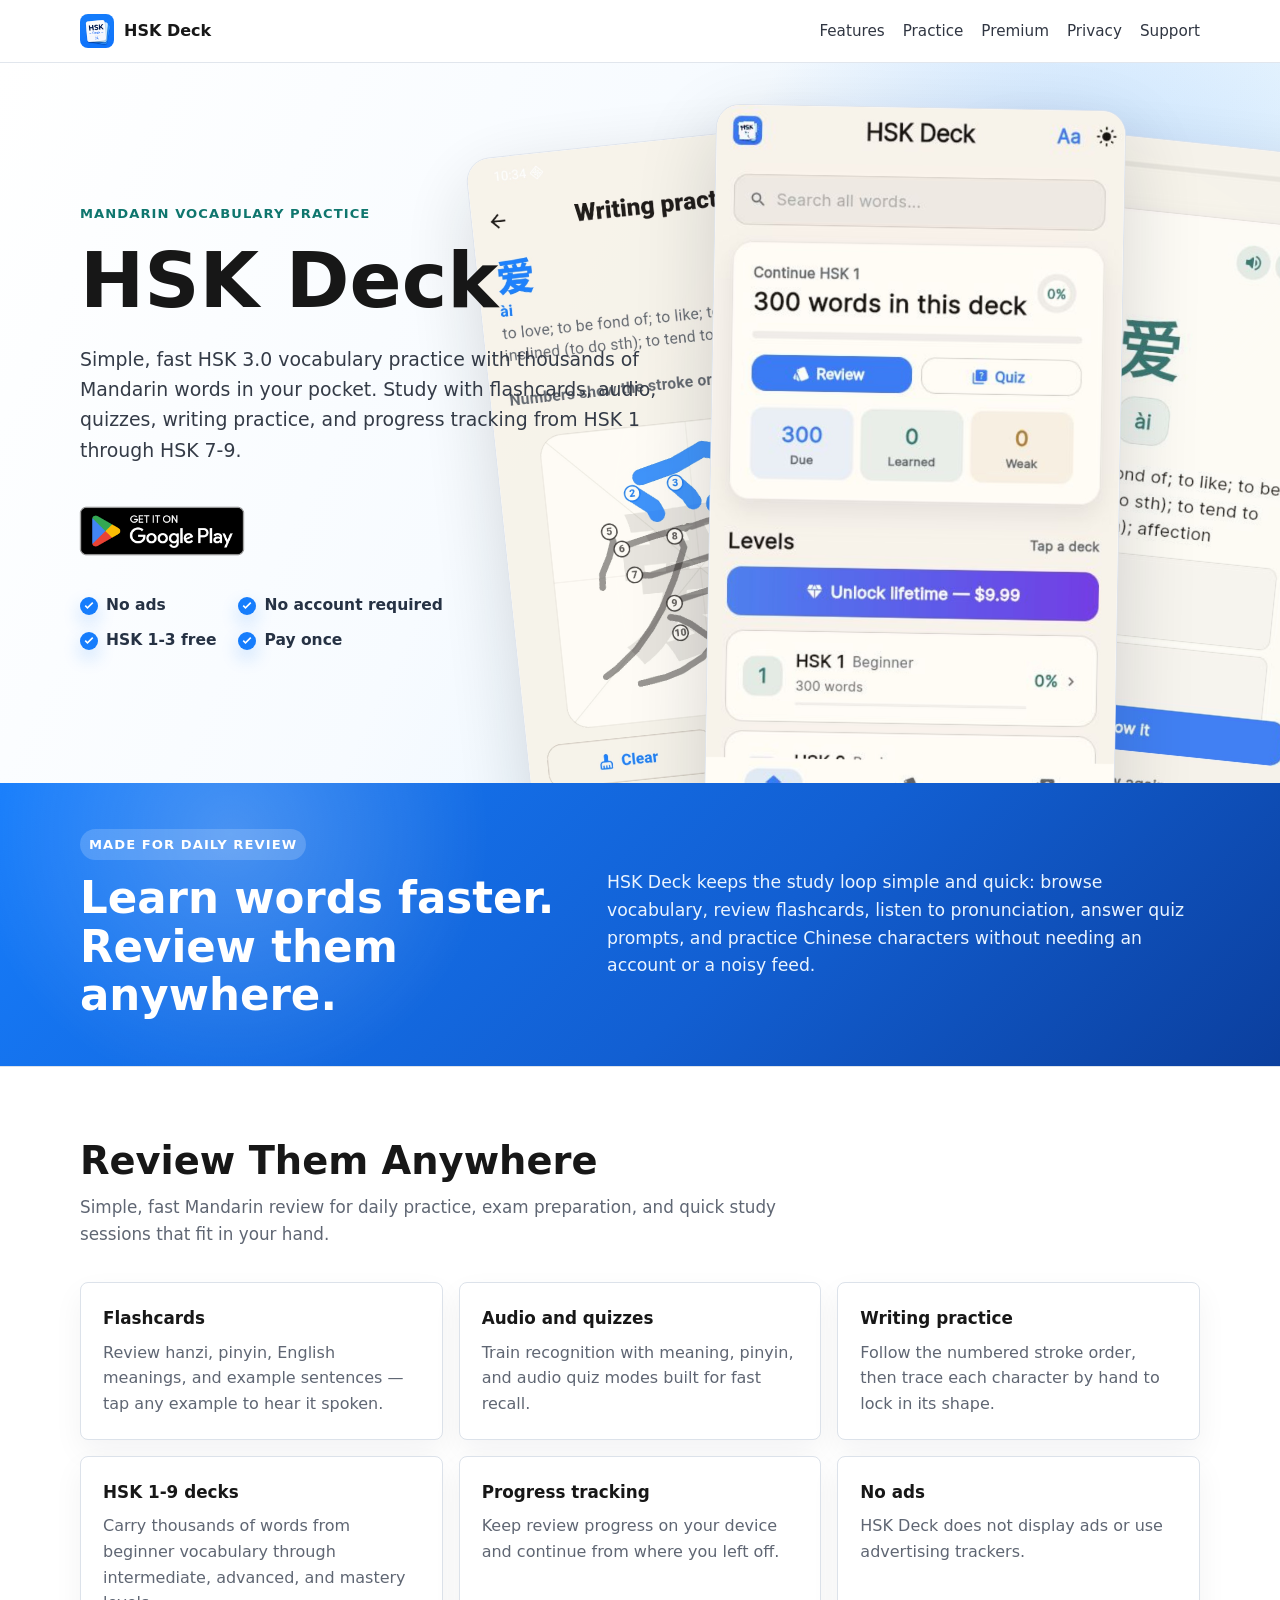
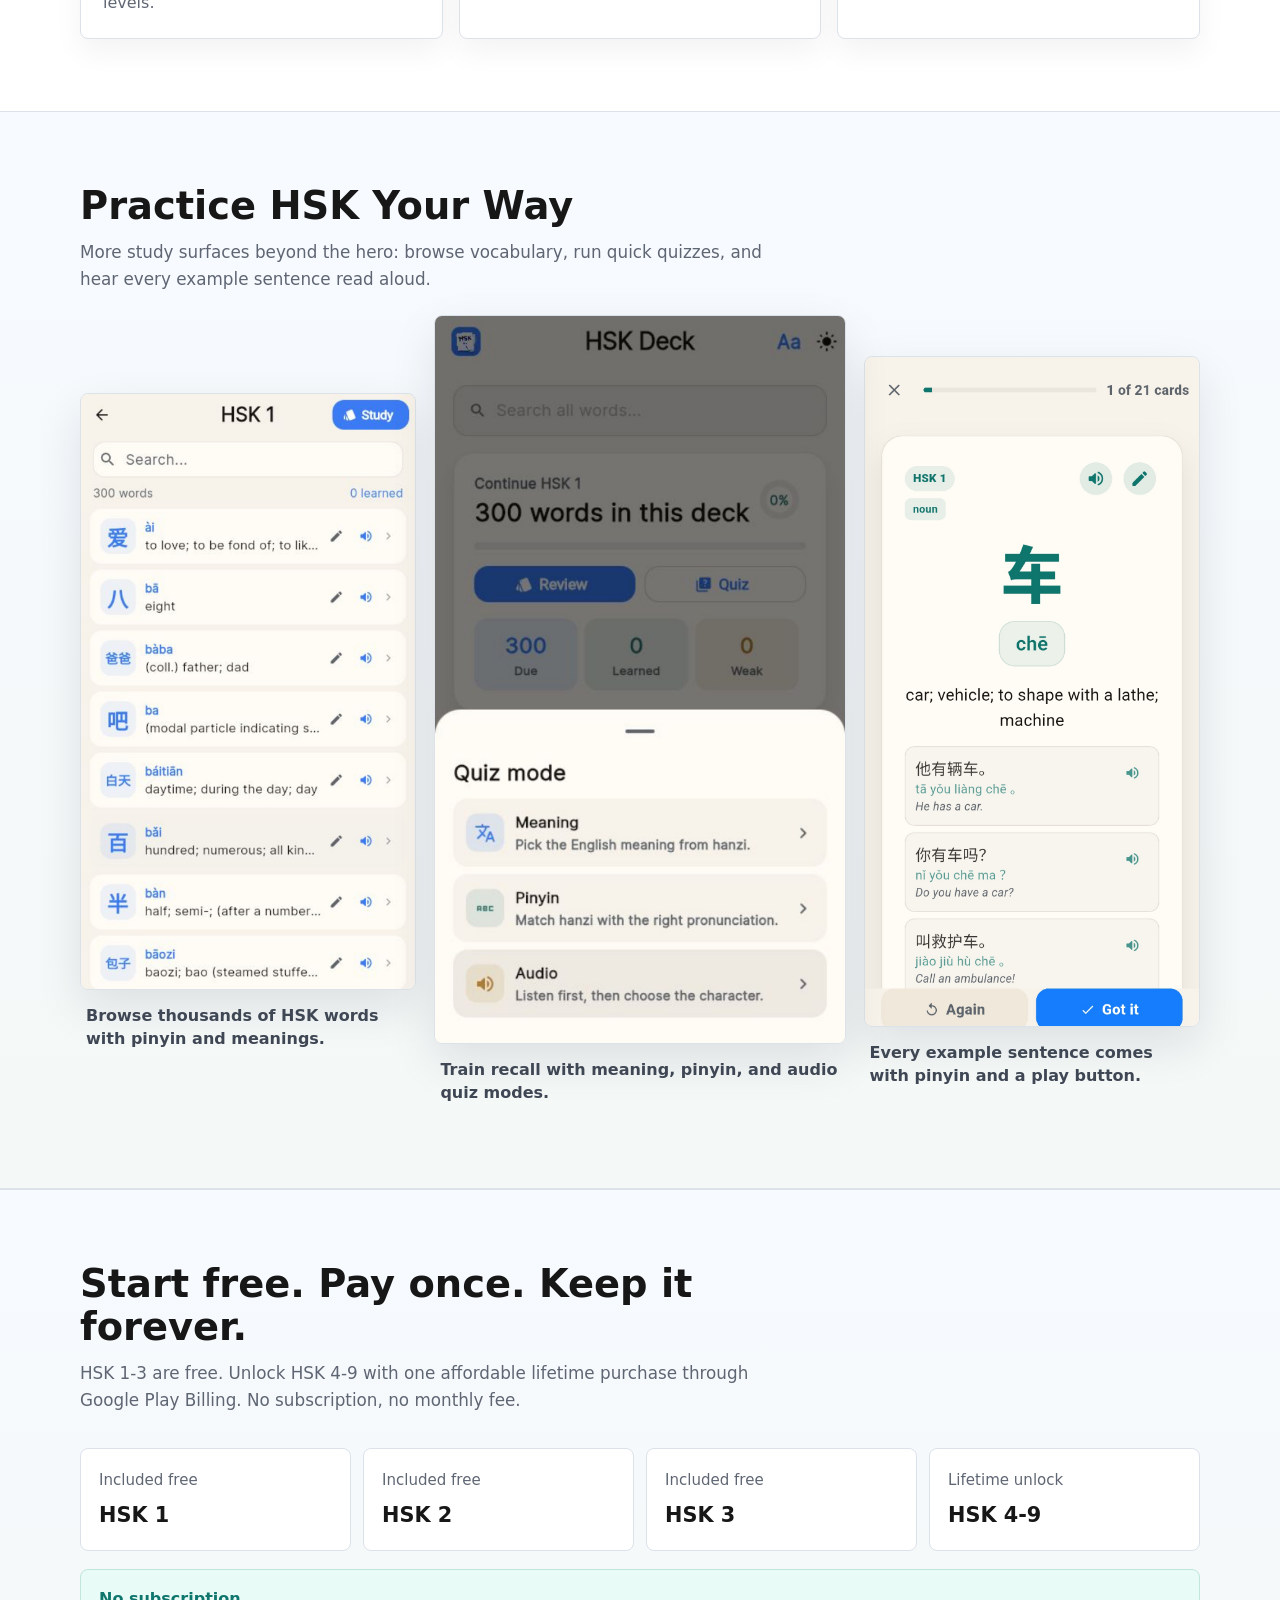
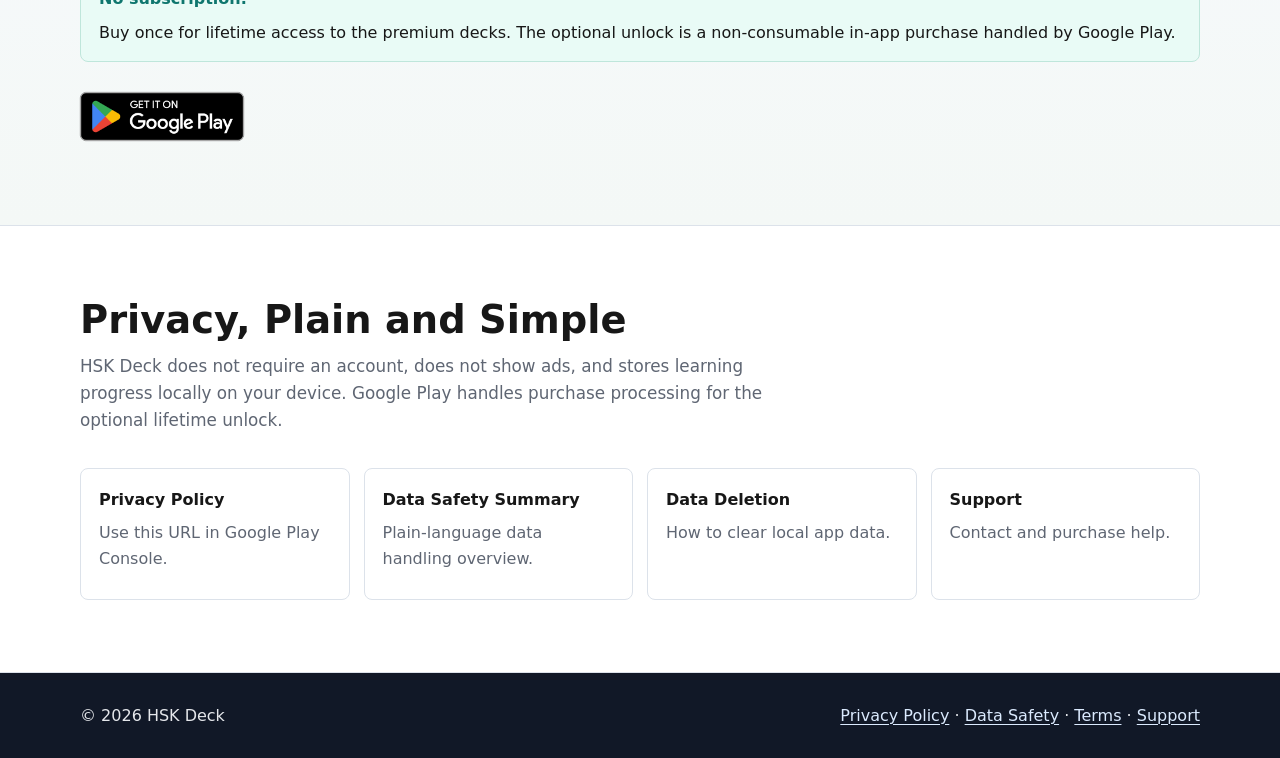
<file: index.html>
<!doctype html>
<html lang="en">
  <head>
    <meta charset="utf-8">
    <meta name="viewport" content="width=device-width, initial-scale=1">
    <title>HSK Deck - Mandarin Vocabulary Practice</title>
    <meta name="description" content="HSK Deck is a simple, fast Mandarin vocabulary app with thousands of HSK words in your pocket, free HSK 1-3, and a low-cost one-time lifetime unlock.">
    <link rel="icon" href="assets/icon.png">
    <link rel="stylesheet" href="styles.css?v=7">
  </head>
  <body>
    <header class="site-header">
      <nav class="nav" aria-label="Primary navigation">
        <a class="brand" href="index.html">
          <img src="assets/icon.png" alt="HSK Deck app icon">
          <span>HSK Deck</span>
        </a>
        <div class="nav-links">
          <a href="#features">Features</a>
          <a href="#screens">Practice</a>
          <a href="#premium">Premium</a>
          <a href="privacy-policy.html">Privacy</a>
          <a href="support.html">Support</a>
        </div>
      </nav>
    </header>

    <main>
      <section class="hero">
        <div class="hero-stage" aria-hidden="true">
          <figure class="hero-screen hero-screen-left">
            <img src="assets/screen-writing.jpg" alt="">
          </figure>
          <figure class="hero-screen hero-screen-main">
            <img src="assets/screen-home.jpg" alt="">
          </figure>
          <figure class="hero-screen hero-screen-right">
            <img src="assets/screen-flashcards.jpg" alt="">
          </figure>
        </div>
        <div class="hero-inner">
          <p class="eyebrow">Mandarin vocabulary practice</p>
          <h1>HSK Deck</h1>
          <p class="hero-copy">Simple, fast HSK 3.0 vocabulary practice with thousands of Mandarin words in your pocket. Study with flashcards, audio, quizzes, writing practice, and progress tracking from HSK 1 through HSK 7-9.</p>
          <div class="actions">
            <a href="https://play.google.com/store/apps/details?id=com.champ.hsk_deck">
              <img class="google-play-badge" src="assets/google-play-badge.png" alt="Get it on Google Play" width="200">
            </a>
          </div>
          <ul class="trust-list" aria-label="HSK Deck highlights">
            <li>No ads</li>
            <li>No account required</li>
            <li>HSK 1-3 free</li>
            <li>Pay once</li>
          </ul>
        </div>
      </section>

      <section class="section intro-band">
        <div class="wrap intro-grid">
          <div>
            <p class="eyebrow">Made for daily review</p>
            <h2>Learn words faster. Review them anywhere.</h2>
          </div>
          <p>HSK Deck keeps the study loop simple and quick: browse vocabulary, review flashcards, listen to pronunciation, answer quiz prompts, and practice Chinese characters without needing an account or a noisy feed.</p>
        </div>
      </section>

      <section class="section" id="features">
        <div class="wrap">
          <div class="section-title">
            <h2>Review Them Anywhere</h2>
            <p>Simple, fast Mandarin review for daily practice, exam preparation, and quick study sessions that fit in your hand.</p>
          </div>
          <div class="feature-grid">
            <article class="feature">
              <strong>Flashcards</strong>
              <p>Review hanzi, pinyin, English meanings, and example sentences — tap any example to hear it spoken.</p>
            </article>
            <article class="feature">
              <strong>Audio and quizzes</strong>
              <p>Train recognition with meaning, pinyin, and audio quiz modes built for fast recall.</p>
            </article>
            <article class="feature">
              <strong>Writing practice</strong>
              <p>Follow the numbered stroke order, then trace each character by hand to lock in its shape.</p>
            </article>
            <article class="feature">
              <strong>HSK 1-9 decks</strong>
              <p>Carry thousands of words from beginner vocabulary through intermediate, advanced, and mastery levels.</p>
            </article>
            <article class="feature">
              <strong>Progress tracking</strong>
              <p>Keep review progress on your device and continue from where you left off.</p>
            </article>
            <article class="feature">
              <strong>No ads</strong>
              <p>HSK Deck does not display ads or use advertising trackers.</p>
            </article>
          </div>
        </div>
      </section>

      <section class="section alt" id="screens">
        <div class="wrap">
          <div class="section-title">
            <h2>Practice HSK Your Way</h2>
            <p>More study surfaces beyond the hero: browse vocabulary, run quick quizzes, and hear every example sentence read aloud.</p>
          </div>
          <div class="screen-grid">
            <figure class="screen-card">
              <img src="assets/screen-word-list.jpg" alt="HSK Deck word list showing Chinese vocabulary with pinyin and English meanings">
              <figcaption>Browse thousands of HSK words with pinyin and meanings.</figcaption>
            </figure>
            <figure class="screen-card featured">
              <img src="assets/screen-quiz.jpg" alt="HSK Deck quiz modes screen for meaning, pinyin, and audio practice">
              <figcaption>Train recall with meaning, pinyin, and audio quiz modes.</figcaption>
            </figure>
            <figure class="screen-card">
              <img src="assets/screen-card-examples.jpg" alt="HSK Deck flashcard answer showing three example sentences with pinyin, translations, and a play button on each">
              <figcaption>Every example sentence comes with pinyin and a play button.</figcaption>
            </figure>
          </div>
        </div>
      </section>

      <section class="section alt" id="premium">
        <div class="wrap">
          <div class="section-title">
            <h2>Start free. Pay once. Keep it forever.</h2>
            <p>HSK 1-3 are free. Unlock HSK 4-9 with one affordable lifetime purchase through Google Play Billing. No subscription, no monthly fee.</p>
          </div>
          <div class="level-strip" aria-label="HSK Deck access levels">
            <div class="level"><span>Included free</span><b>HSK 1</b></div>
            <div class="level"><span>Included free</span><b>HSK 2</b></div>
            <div class="level"><span>Included free</span><b>HSK 3</b></div>
            <div class="level"><span>Lifetime unlock</span><b>HSK 4-9</b></div>
          </div>
          <div class="premium-note">
            <strong>No subscription.</strong>
            <span>Buy once for lifetime access to the premium decks. The optional unlock is a non-consumable in-app purchase handled by Google Play.</span>
          </div>
          <div class="actions premium-actions">
            <a href="https://play.google.com/store/apps/details?id=com.champ.hsk_deck">
              <img class="google-play-badge" src="assets/google-play-badge.png" alt="Get it on Google Play" width="200">
            </a>
          </div>
        </div>
      </section>

      <section class="section">
        <div class="wrap">
          <div class="section-title">
            <h2>Privacy, Plain and Simple</h2>
            <p>HSK Deck does not require an account, does not show ads, and stores learning progress locally on your device. Google Play handles purchase processing for the optional lifetime unlock.</p>
          </div>
          <div class="policy-grid">
            <a class="policy-link" href="privacy-policy.html">
              <strong>Privacy Policy</strong>
              <span>Use this URL in Google Play Console.</span>
            </a>
            <a class="policy-link" href="data-safety.html">
              <strong>Data Safety Summary</strong>
              <span>Plain-language data handling overview.</span>
            </a>
            <a class="policy-link" href="data-deletion.html">
              <strong>Data Deletion</strong>
              <span>How to clear local app data.</span>
            </a>
            <a class="policy-link" href="support.html">
              <strong>Support</strong>
              <span>Contact and purchase help.</span>
            </a>
          </div>
        </div>
      </section>
    </main>

    <footer class="site-footer">
      <div class="footer-inner">
        <span>© 2026 HSK Deck</span>
        <span>
          <a href="privacy-policy.html">Privacy Policy</a> ·
          <a href="data-safety.html">Data Safety</a> ·
          <a href="terms.html">Terms</a> ·
          <a href="support.html">Support</a>
        </span>
      </div>
    </footer>
  </body>
</html>
</file>
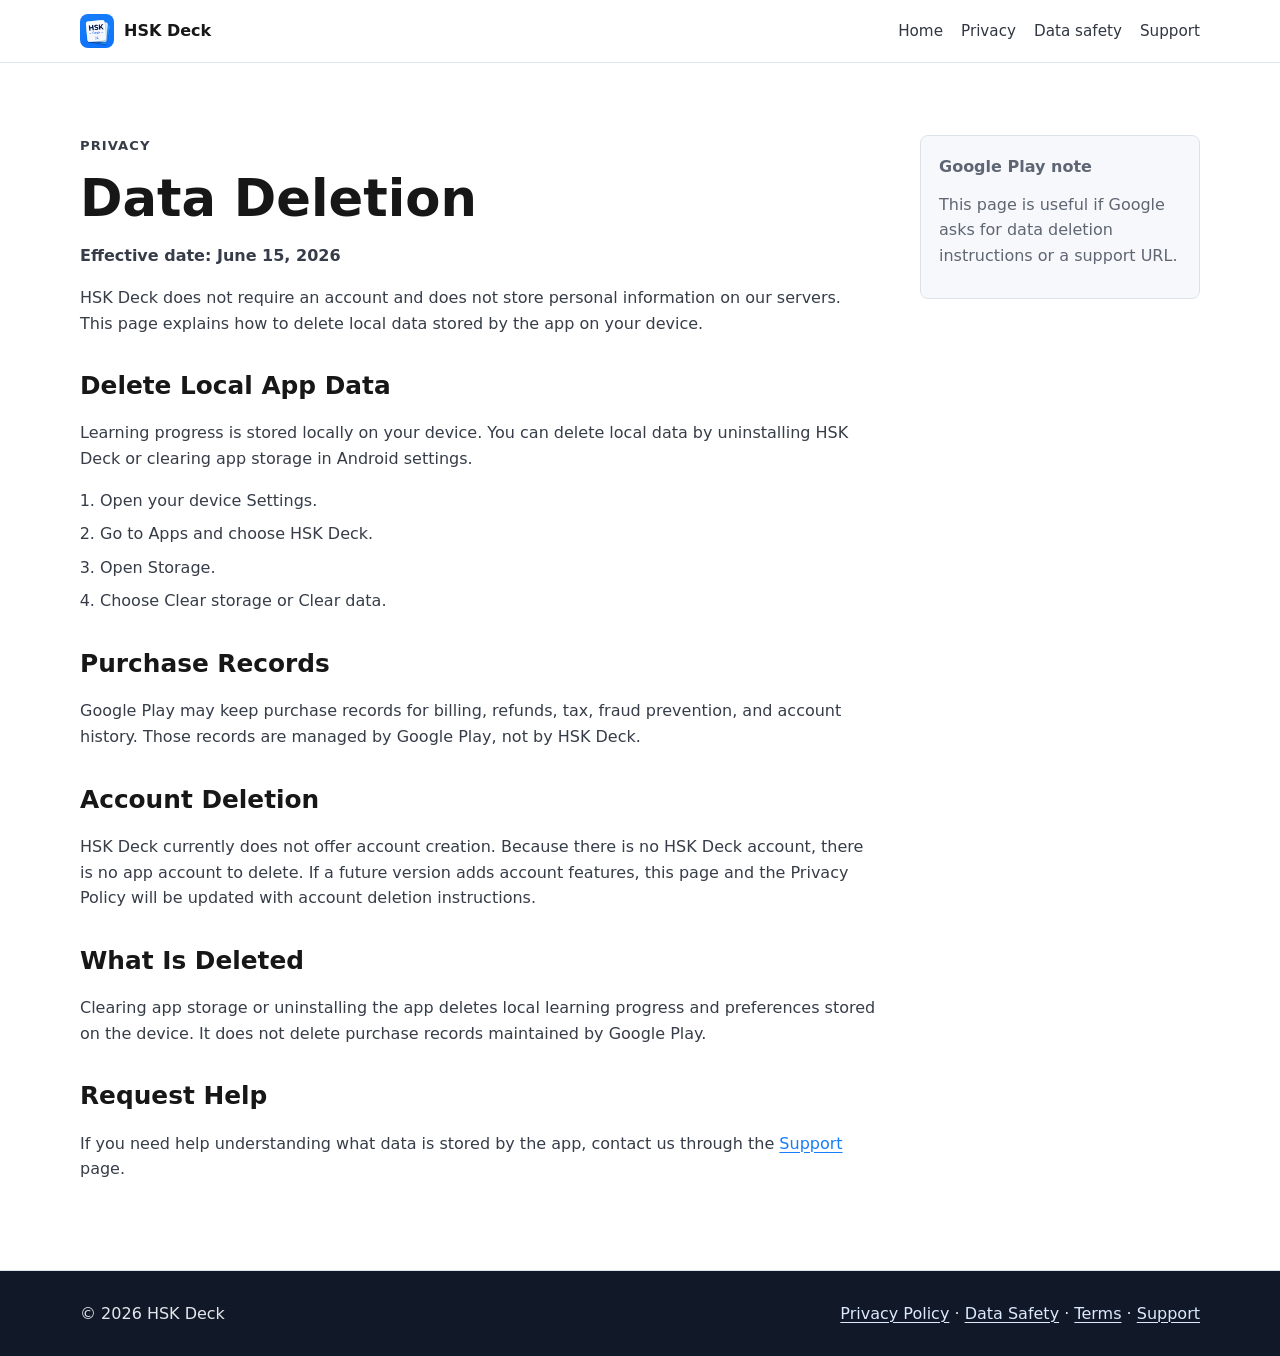
<file: data-deletion.html>
<!doctype html>
<html lang="en">
  <head>
    <meta charset="utf-8">
    <meta name="viewport" content="width=device-width, initial-scale=1">
    <title>Data Deletion - HSK Deck</title>
    <meta name="description" content="Data deletion instructions for HSK Deck local app data and purchase records.">
    <link rel="icon" href="assets/icon.png">
    <link rel="stylesheet" href="styles.css?v=7">
  </head>
  <body>
    <header class="site-header">
      <nav class="nav" aria-label="Primary navigation">
        <a class="brand" href="index.html">
          <img src="assets/icon.png" alt="HSK Deck app icon">
          <span>HSK Deck</span>
        </a>
        <div class="nav-links">
          <a href="index.html">Home</a>
          <a href="privacy-policy.html">Privacy</a>
          <a href="data-safety.html">Data safety</a>
          <a href="support.html">Support</a>
        </div>
      </nav>
    </header>

    <main class="section">
      <div class="wrap legal-layout">
        <article class="legal">
          <p class="eyebrow">Privacy</p>
          <h1>Data Deletion</h1>
          <p class="legal-meta">Effective date: June 15, 2026</p>
          <p>HSK Deck does not require an account and does not store personal information on our servers. This page explains how to delete local data stored by the app on your device.</p>

          <h2>Delete Local App Data</h2>
          <p>Learning progress is stored locally on your device. You can delete local data by uninstalling HSK Deck or clearing app storage in Android settings.</p>
          <ol>
            <li>Open your device Settings.</li>
            <li>Go to Apps and choose HSK Deck.</li>
            <li>Open Storage.</li>
            <li>Choose Clear storage or Clear data.</li>
          </ol>

          <h2>Purchase Records</h2>
          <p>Google Play may keep purchase records for billing, refunds, tax, fraud prevention, and account history. Those records are managed by Google Play, not by HSK Deck.</p>

          <h2>Account Deletion</h2>
          <p>HSK Deck currently does not offer account creation. Because there is no HSK Deck account, there is no app account to delete. If a future version adds account features, this page and the Privacy Policy will be updated with account deletion instructions.</p>

          <h2>What Is Deleted</h2>
          <p>Clearing app storage or uninstalling the app deletes local learning progress and preferences stored on the device. It does not delete purchase records maintained by Google Play.</p>

          <h2>Request Help</h2>
          <p>If you need help understanding what data is stored by the app, contact us through the <a href="support.html">Support</a> page.</p>
        </article>
        <aside class="side-note">
          <p><strong>Google Play note</strong></p>
          <p>This page is useful if Google asks for data deletion instructions or a support URL.</p>
        </aside>
      </div>
    </main>

    <footer class="site-footer">
      <div class="footer-inner">
        <span>© 2026 HSK Deck</span>
        <span><a href="privacy-policy.html">Privacy Policy</a> · <a href="data-safety.html">Data Safety</a> · <a href="terms.html">Terms</a> · <a href="support.html">Support</a></span>
      </div>
    </footer>
  </body>
</html>
</file>
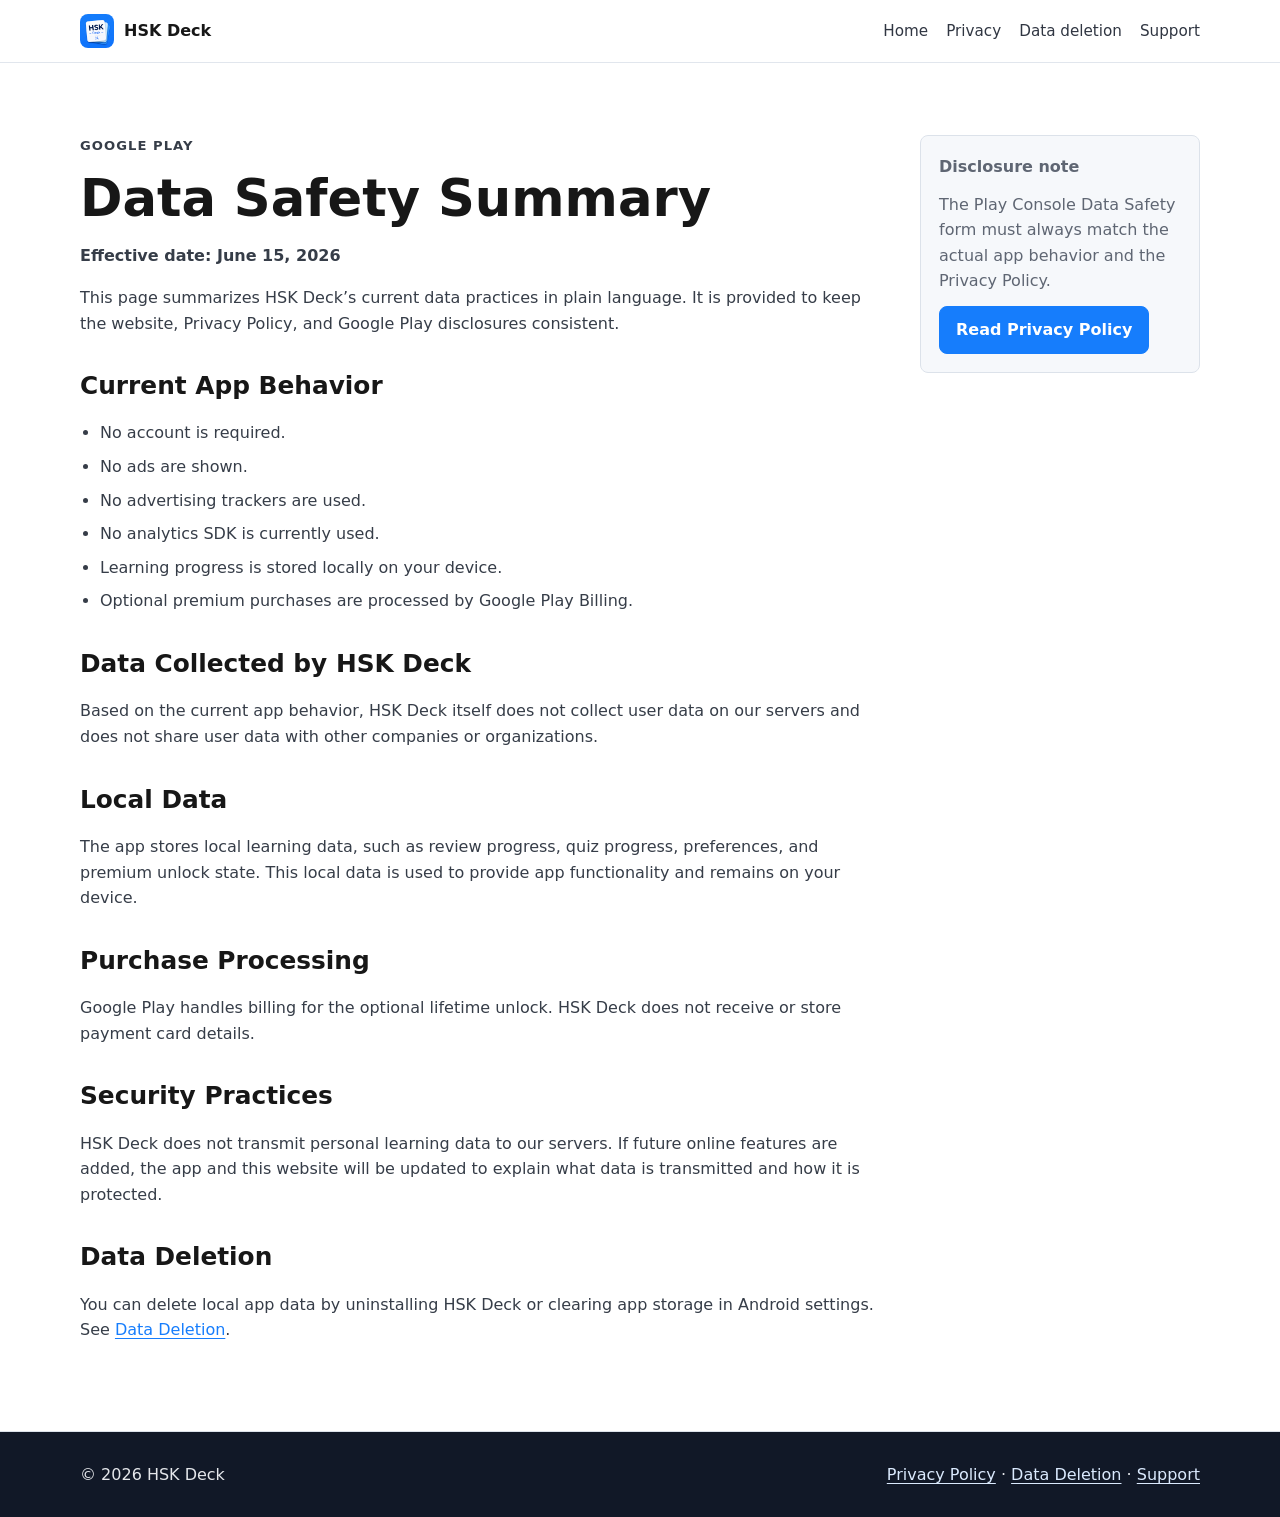
<file: data-safety.html>
<!doctype html>
<html lang="en">
  <head>
    <meta charset="utf-8">
    <meta name="viewport" content="width=device-width, initial-scale=1">
    <title>Data Safety Summary - HSK Deck</title>
    <meta name="description" content="Data Safety Summary for HSK Deck.">
    <link rel="icon" href="assets/icon.png">
    <link rel="stylesheet" href="styles.css?v=7">
  </head>
  <body>
    <header class="site-header">
      <nav class="nav" aria-label="Primary navigation">
        <a class="brand" href="index.html">
          <img src="assets/icon.png" alt="HSK Deck app icon">
          <span>HSK Deck</span>
        </a>
        <div class="nav-links">
          <a href="index.html">Home</a>
          <a href="privacy-policy.html">Privacy</a>
          <a href="data-deletion.html">Data deletion</a>
          <a href="support.html">Support</a>
        </div>
      </nav>
    </header>

    <main class="section">
      <div class="wrap legal-layout">
        <article class="legal">
          <p class="eyebrow">Google Play</p>
          <h1>Data Safety Summary</h1>
          <p class="legal-meta">Effective date: June 15, 2026</p>
          <p>This page summarizes HSK Deck’s current data practices in plain language. It is provided to keep the website, Privacy Policy, and Google Play disclosures consistent.</p>

          <h2>Current App Behavior</h2>
          <ul>
            <li>No account is required.</li>
            <li>No ads are shown.</li>
            <li>No advertising trackers are used.</li>
            <li>No analytics SDK is currently used.</li>
            <li>Learning progress is stored locally on your device.</li>
            <li>Optional premium purchases are processed by Google Play Billing.</li>
          </ul>

          <h2>Data Collected by HSK Deck</h2>
          <p>Based on the current app behavior, HSK Deck itself does not collect user data on our servers and does not share user data with other companies or organizations.</p>

          <h2>Local Data</h2>
          <p>The app stores local learning data, such as review progress, quiz progress, preferences, and premium unlock state. This local data is used to provide app functionality and remains on your device.</p>

          <h2>Purchase Processing</h2>
          <p>Google Play handles billing for the optional lifetime unlock. HSK Deck does not receive or store payment card details.</p>

          <h2>Security Practices</h2>
          <p>HSK Deck does not transmit personal learning data to our servers. If future online features are added, the app and this website will be updated to explain what data is transmitted and how it is protected.</p>

          <h2>Data Deletion</h2>
          <p>You can delete local app data by uninstalling HSK Deck or clearing app storage in Android settings. See <a href="data-deletion.html">Data Deletion</a>.</p>
        </article>
        <aside class="side-note">
          <p><strong>Disclosure note</strong></p>
          <p>The Play Console Data Safety form must always match the actual app behavior and the Privacy Policy.</p>
          <a class="button primary" href="privacy-policy.html">Read Privacy Policy</a>
        </aside>
      </div>
    </main>

    <footer class="site-footer">
      <div class="footer-inner">
        <span>© 2026 HSK Deck</span>
        <span><a href="privacy-policy.html">Privacy Policy</a> · <a href="data-deletion.html">Data Deletion</a> · <a href="support.html">Support</a></span>
      </div>
    </footer>
  </body>
</html>
</file>
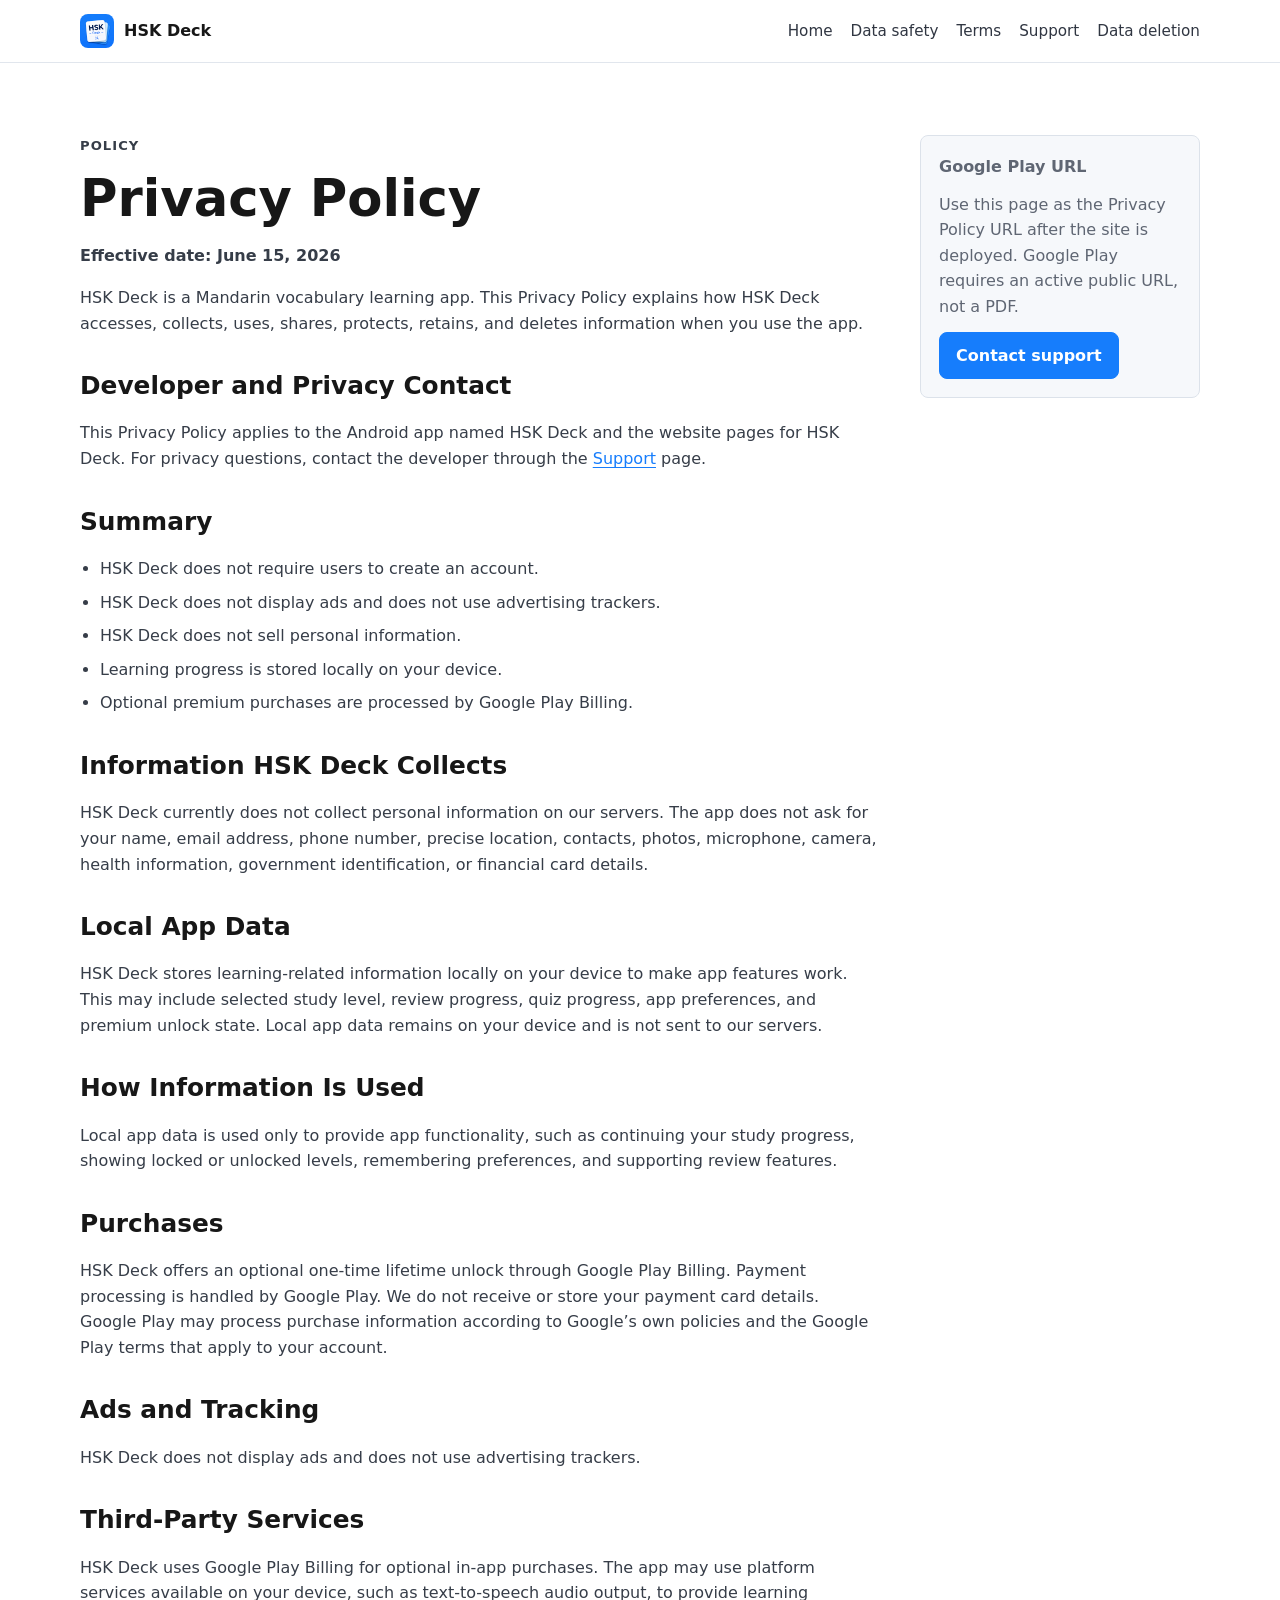
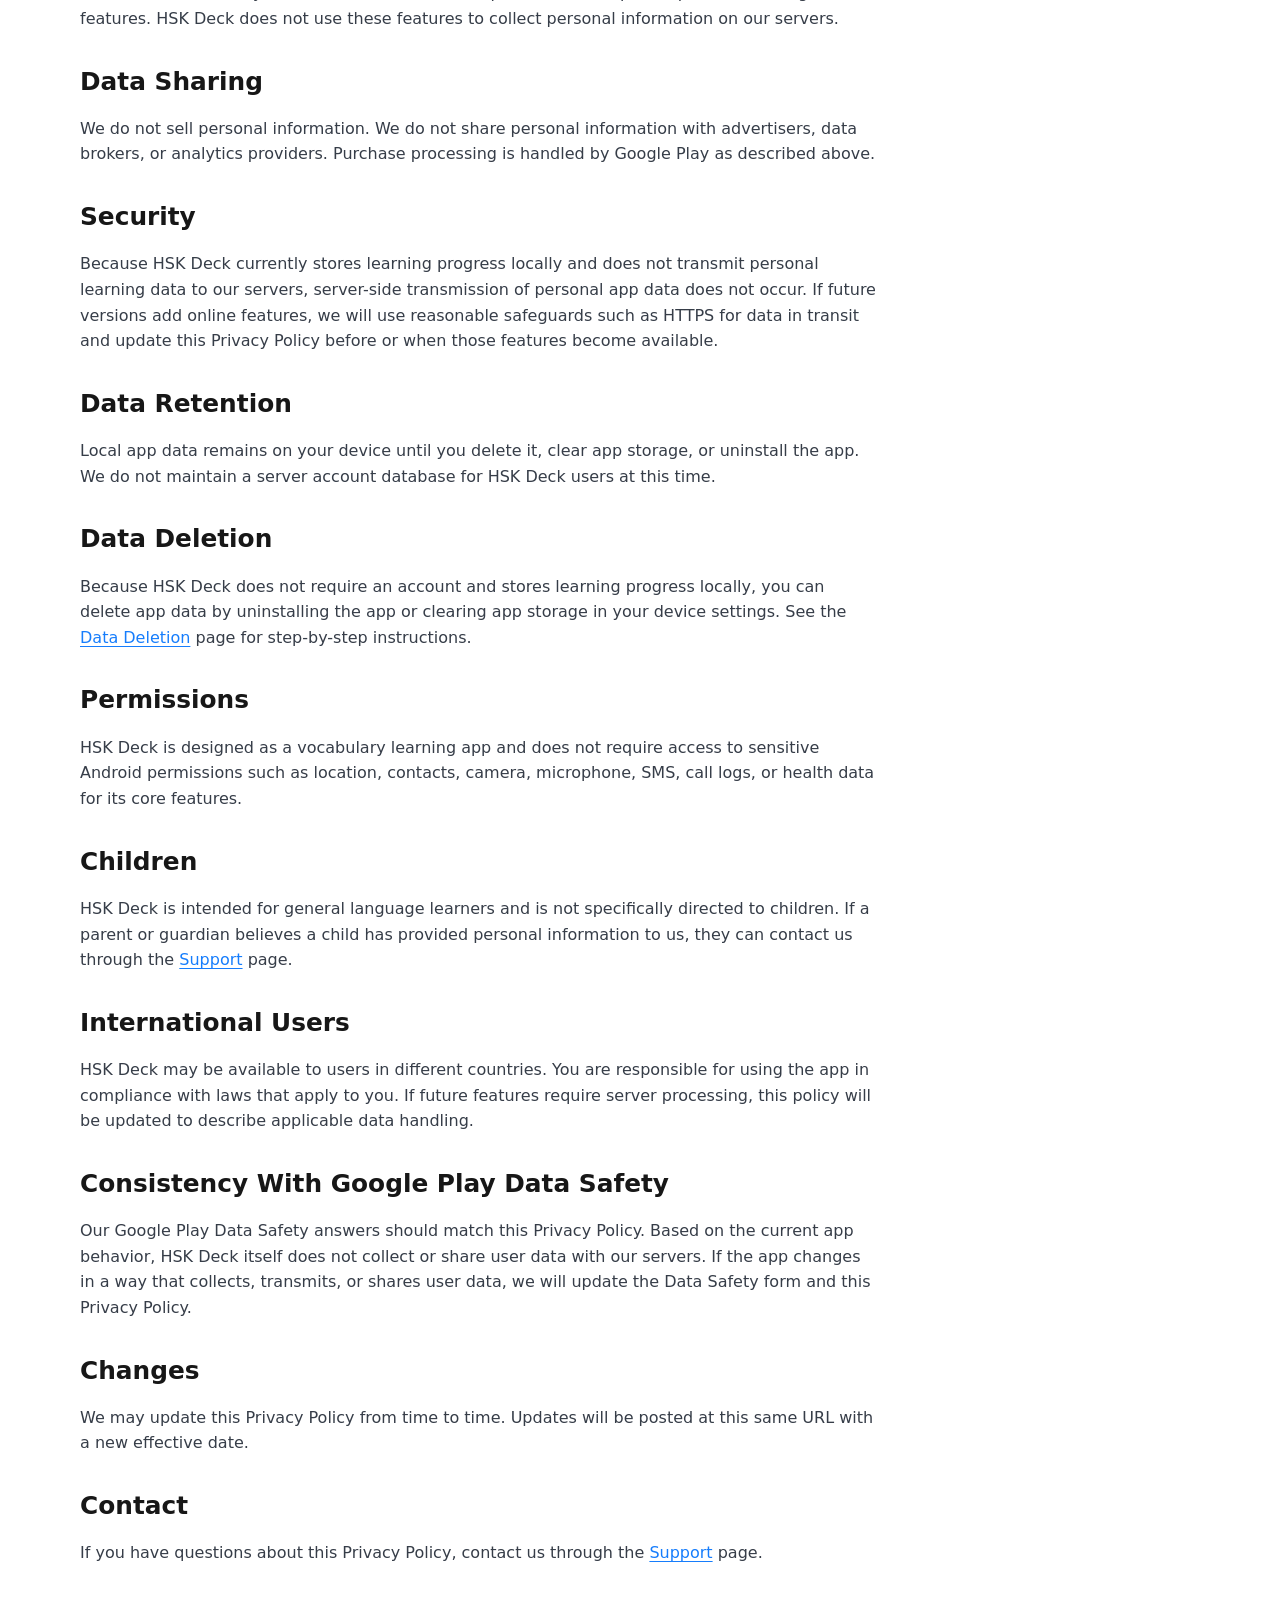
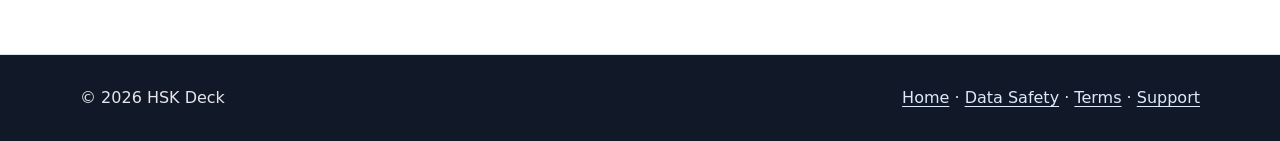
<file: privacy-policy.html>
<!doctype html>
<html lang="en">
  <head>
    <meta charset="utf-8">
    <meta name="viewport" content="width=device-width, initial-scale=1">
    <title>Privacy Policy - HSK Deck</title>
    <meta name="description" content="Privacy Policy for HSK Deck, including data collection, sharing, security, retention, deletion, purchases, and contact details.">
    <link rel="icon" href="assets/icon.png">
    <link rel="stylesheet" href="styles.css?v=7">
  </head>
  <body>
    <header class="site-header">
      <nav class="nav" aria-label="Primary navigation">
        <a class="brand" href="index.html">
          <img src="assets/icon.png" alt="HSK Deck app icon">
          <span>HSK Deck</span>
        </a>
        <div class="nav-links">
          <a href="index.html">Home</a>
          <a href="data-safety.html">Data safety</a>
          <a href="terms.html">Terms</a>
          <a href="support.html">Support</a>
          <a href="data-deletion.html">Data deletion</a>
        </div>
      </nav>
    </header>

    <main class="section">
      <div class="wrap legal-layout">
        <article class="legal">
          <p class="eyebrow">Policy</p>
          <h1>Privacy Policy</h1>
          <p class="legal-meta">Effective date: June 15, 2026</p>
          <p>HSK Deck is a Mandarin vocabulary learning app. This Privacy Policy explains how HSK Deck accesses, collects, uses, shares, protects, retains, and deletes information when you use the app.</p>

          <h2>Developer and Privacy Contact</h2>
          <p>This Privacy Policy applies to the Android app named HSK Deck and the website pages for HSK Deck. For privacy questions, contact the developer through the <a href="support.html">Support</a> page.</p>

          <h2>Summary</h2>
          <ul>
            <li>HSK Deck does not require users to create an account.</li>
            <li>HSK Deck does not display ads and does not use advertising trackers.</li>
            <li>HSK Deck does not sell personal information.</li>
            <li>Learning progress is stored locally on your device.</li>
            <li>Optional premium purchases are processed by Google Play Billing.</li>
          </ul>

          <h2>Information HSK Deck Collects</h2>
          <p>HSK Deck currently does not collect personal information on our servers. The app does not ask for your name, email address, phone number, precise location, contacts, photos, microphone, camera, health information, government identification, or financial card details.</p>

          <h2>Local App Data</h2>
          <p>HSK Deck stores learning-related information locally on your device to make app features work. This may include selected study level, review progress, quiz progress, app preferences, and premium unlock state. Local app data remains on your device and is not sent to our servers.</p>

          <h2>How Information Is Used</h2>
          <p>Local app data is used only to provide app functionality, such as continuing your study progress, showing locked or unlocked levels, remembering preferences, and supporting review features.</p>

          <h2>Purchases</h2>
          <p>HSK Deck offers an optional one-time lifetime unlock through Google Play Billing. Payment processing is handled by Google Play. We do not receive or store your payment card details. Google Play may process purchase information according to Google’s own policies and the Google Play terms that apply to your account.</p>

          <h2>Ads and Tracking</h2>
          <p>HSK Deck does not display ads and does not use advertising trackers.</p>

          <h2>Third-Party Services</h2>
          <p>HSK Deck uses Google Play Billing for optional in-app purchases. The app may use platform services available on your device, such as text-to-speech audio output, to provide learning features. HSK Deck does not use these features to collect personal information on our servers.</p>

          <h2>Data Sharing</h2>
          <p>We do not sell personal information. We do not share personal information with advertisers, data brokers, or analytics providers. Purchase processing is handled by Google Play as described above.</p>

          <h2>Security</h2>
          <p>Because HSK Deck currently stores learning progress locally and does not transmit personal learning data to our servers, server-side transmission of personal app data does not occur. If future versions add online features, we will use reasonable safeguards such as HTTPS for data in transit and update this Privacy Policy before or when those features become available.</p>

          <h2>Data Retention</h2>
          <p>Local app data remains on your device until you delete it, clear app storage, or uninstall the app. We do not maintain a server account database for HSK Deck users at this time.</p>

          <h2>Data Deletion</h2>
          <p>Because HSK Deck does not require an account and stores learning progress locally, you can delete app data by uninstalling the app or clearing app storage in your device settings. See the <a href="data-deletion.html">Data Deletion</a> page for step-by-step instructions.</p>

          <h2>Permissions</h2>
          <p>HSK Deck is designed as a vocabulary learning app and does not require access to sensitive Android permissions such as location, contacts, camera, microphone, SMS, call logs, or health data for its core features.</p>

          <h2>Children</h2>
          <p>HSK Deck is intended for general language learners and is not specifically directed to children. If a parent or guardian believes a child has provided personal information to us, they can contact us through the <a href="support.html">Support</a> page.</p>

          <h2>International Users</h2>
          <p>HSK Deck may be available to users in different countries. You are responsible for using the app in compliance with laws that apply to you. If future features require server processing, this policy will be updated to describe applicable data handling.</p>

          <h2>Consistency With Google Play Data Safety</h2>
          <p>Our Google Play Data Safety answers should match this Privacy Policy. Based on the current app behavior, HSK Deck itself does not collect or share user data with our servers. If the app changes in a way that collects, transmits, or shares user data, we will update the Data Safety form and this Privacy Policy.</p>

          <h2>Changes</h2>
          <p>We may update this Privacy Policy from time to time. Updates will be posted at this same URL with a new effective date.</p>

          <h2>Contact</h2>
          <p>If you have questions about this Privacy Policy, contact us through the <a href="support.html">Support</a> page.</p>
        </article>
        <aside class="side-note">
          <p><strong>Google Play URL</strong></p>
          <p>Use this page as the Privacy Policy URL after the site is deployed. Google Play requires an active public URL, not a PDF.</p>
          <a class="button primary" href="support.html">Contact support</a>
        </aside>
      </div>
    </main>

    <footer class="site-footer">
      <div class="footer-inner">
        <span>© 2026 HSK Deck</span>
        <span><a href="index.html">Home</a> · <a href="data-safety.html">Data Safety</a> · <a href="terms.html">Terms</a> · <a href="support.html">Support</a></span>
      </div>
    </footer>
  </body>
</html>
</file>
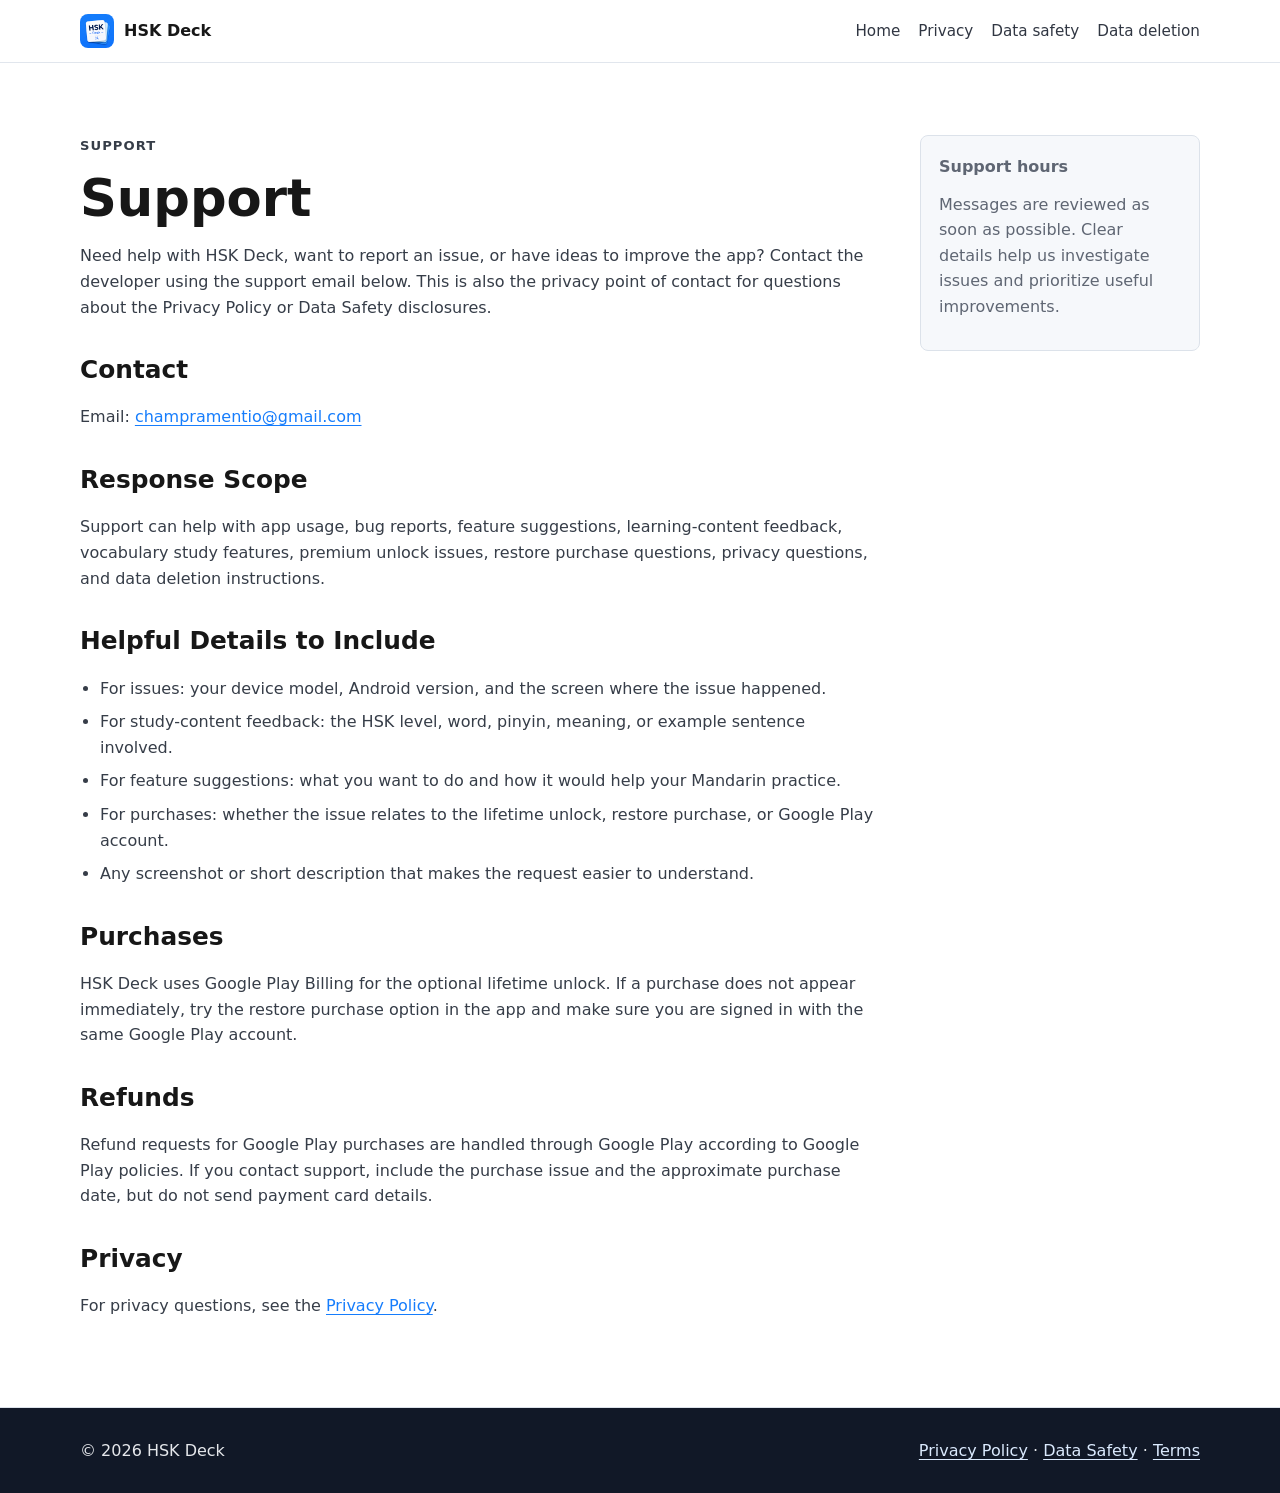
<file: support.html>
<!doctype html>
<html lang="en">
  <head>
    <meta charset="utf-8">
    <meta name="viewport" content="width=device-width, initial-scale=1">
    <title>Support - HSK Deck</title>
    <meta name="description" content="Support, contact, billing, privacy, and troubleshooting information for HSK Deck.">
    <link rel="icon" href="assets/icon.png">
    <link rel="stylesheet" href="styles.css?v=7">
  </head>
  <body>
    <header class="site-header">
      <nav class="nav" aria-label="Primary navigation">
        <a class="brand" href="index.html">
          <img src="assets/icon.png" alt="HSK Deck app icon">
          <span>HSK Deck</span>
        </a>
        <div class="nav-links">
          <a href="index.html">Home</a>
          <a href="privacy-policy.html">Privacy</a>
          <a href="data-safety.html">Data safety</a>
          <a href="data-deletion.html">Data deletion</a>
        </div>
      </nav>
    </header>

    <main class="section">
      <div class="wrap legal-layout">
        <article class="legal">
          <p class="eyebrow">Support</p>
          <h1>Support</h1>
          <p>Need help with HSK Deck, want to report an issue, or have ideas to improve the app? Contact the developer using the support email below. This is also the privacy point of contact for questions about the Privacy Policy or Data Safety disclosures.</p>

          <h2>Contact</h2>
          <p>Email: <a href="mailto:champramentio@gmail.com">champramentio@gmail.com</a></p>

          <h2>Response Scope</h2>
          <p>Support can help with app usage, bug reports, feature suggestions, learning-content feedback, vocabulary study features, premium unlock issues, restore purchase questions, privacy questions, and data deletion instructions.</p>

          <h2>Helpful Details to Include</h2>
          <ul>
            <li>For issues: your device model, Android version, and the screen where the issue happened.</li>
            <li>For study-content feedback: the HSK level, word, pinyin, meaning, or example sentence involved.</li>
            <li>For feature suggestions: what you want to do and how it would help your Mandarin practice.</li>
            <li>For purchases: whether the issue relates to the lifetime unlock, restore purchase, or Google Play account.</li>
            <li>Any screenshot or short description that makes the request easier to understand.</li>
          </ul>

          <h2>Purchases</h2>
          <p>HSK Deck uses Google Play Billing for the optional lifetime unlock. If a purchase does not appear immediately, try the restore purchase option in the app and make sure you are signed in with the same Google Play account.</p>

          <h2>Refunds</h2>
          <p>Refund requests for Google Play purchases are handled through Google Play according to Google Play policies. If you contact support, include the purchase issue and the approximate purchase date, but do not send payment card details.</p>

          <h2>Privacy</h2>
          <p>For privacy questions, see the <a href="privacy-policy.html">Privacy Policy</a>.</p>
        </article>
        <aside class="side-note">
          <p><strong>Support hours</strong></p>
          <p>Messages are reviewed as soon as possible. Clear details help us investigate issues and prioritize useful improvements.</p>
        </aside>
      </div>
    </main>

    <footer class="site-footer">
      <div class="footer-inner">
        <span>© 2026 HSK Deck</span>
        <span><a href="privacy-policy.html">Privacy Policy</a> · <a href="data-safety.html">Data Safety</a> · <a href="terms.html">Terms</a></span>
      </div>
    </footer>
  </body>
</html>
</file>
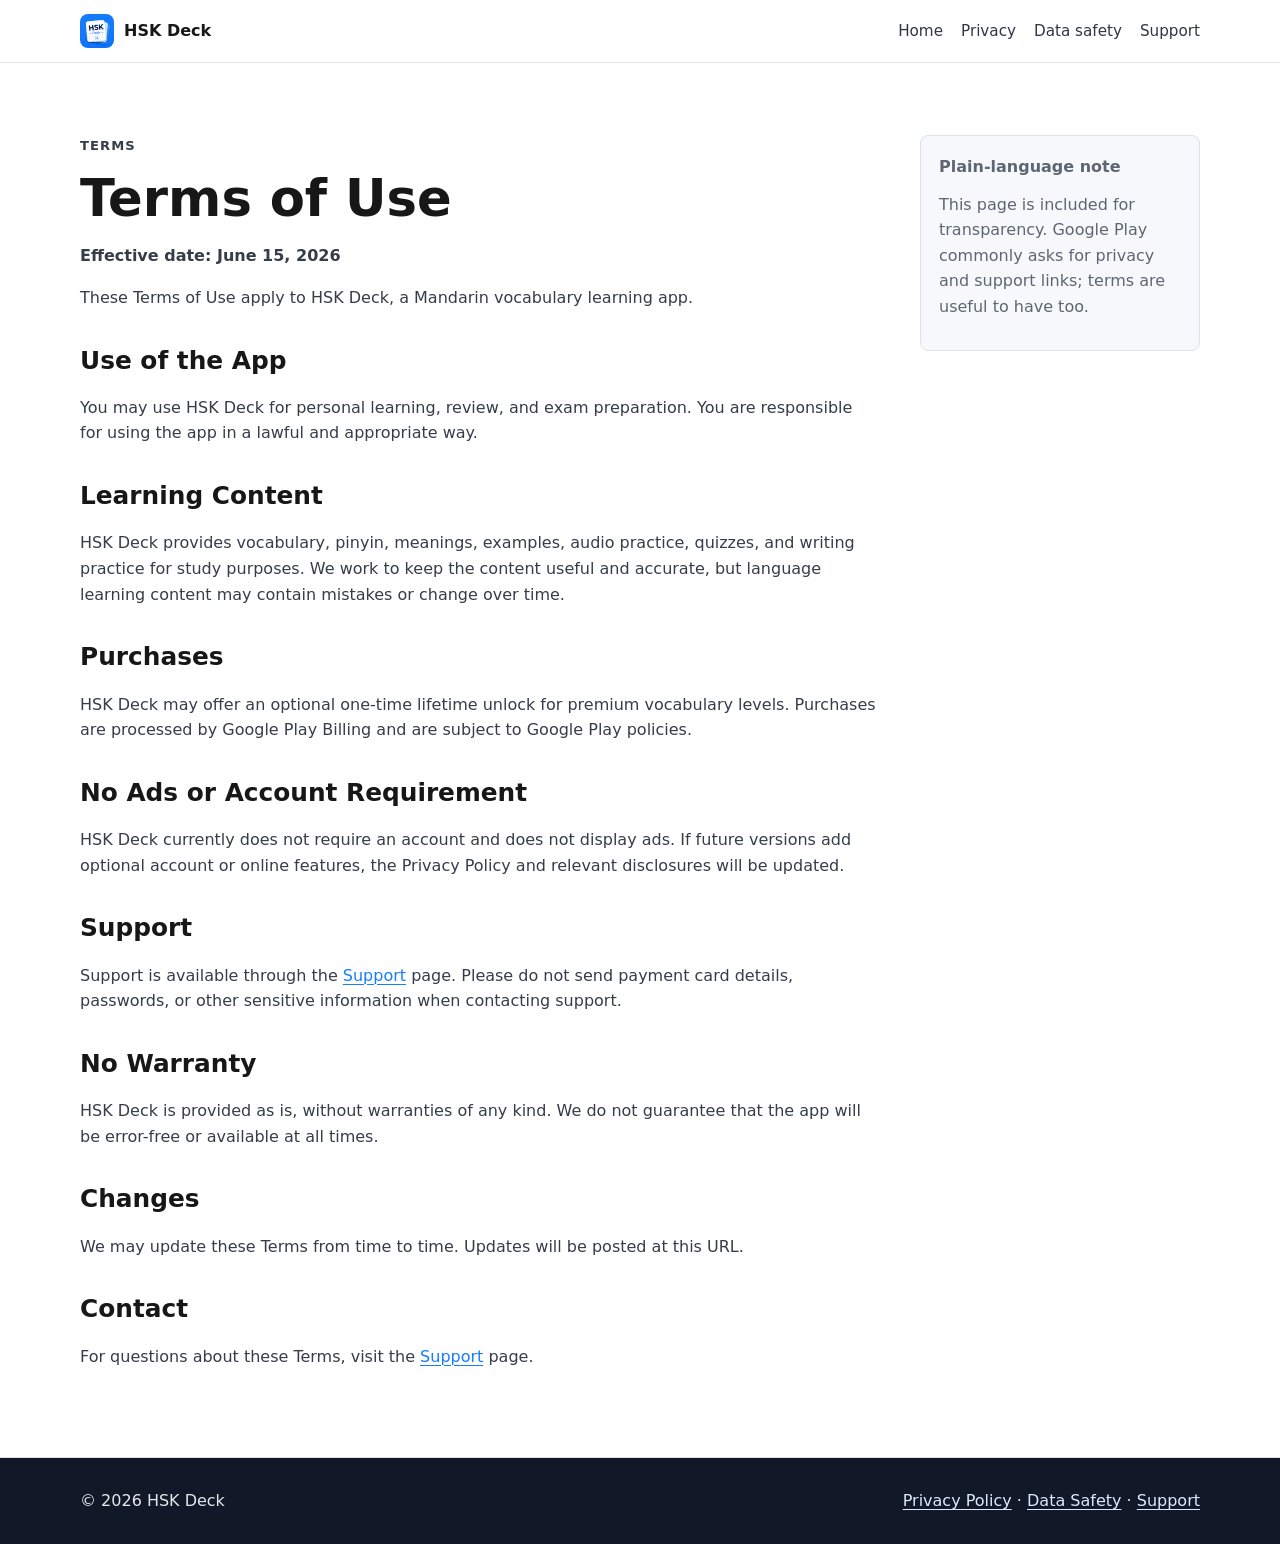
<file: terms.html>
<!doctype html>
<html lang="en">
  <head>
    <meta charset="utf-8">
    <meta name="viewport" content="width=device-width, initial-scale=1">
    <title>Terms of Use - HSK Deck</title>
    <meta name="description" content="Terms of Use for HSK Deck, including app usage, content, purchases, and support.">
    <link rel="icon" href="assets/icon.png">
    <link rel="stylesheet" href="styles.css?v=7">
  </head>
  <body>
    <header class="site-header">
      <nav class="nav" aria-label="Primary navigation">
        <a class="brand" href="index.html">
          <img src="assets/icon.png" alt="HSK Deck app icon">
          <span>HSK Deck</span>
        </a>
        <div class="nav-links">
          <a href="index.html">Home</a>
          <a href="privacy-policy.html">Privacy</a>
          <a href="data-safety.html">Data safety</a>
          <a href="support.html">Support</a>
        </div>
      </nav>
    </header>

    <main class="section">
      <div class="wrap legal-layout">
        <article class="legal">
          <p class="eyebrow">Terms</p>
          <h1>Terms of Use</h1>
          <p class="legal-meta">Effective date: June 15, 2026</p>
          <p>These Terms of Use apply to HSK Deck, a Mandarin vocabulary learning app.</p>

          <h2>Use of the App</h2>
          <p>You may use HSK Deck for personal learning, review, and exam preparation. You are responsible for using the app in a lawful and appropriate way.</p>

          <h2>Learning Content</h2>
          <p>HSK Deck provides vocabulary, pinyin, meanings, examples, audio practice, quizzes, and writing practice for study purposes. We work to keep the content useful and accurate, but language learning content may contain mistakes or change over time.</p>

          <h2>Purchases</h2>
          <p>HSK Deck may offer an optional one-time lifetime unlock for premium vocabulary levels. Purchases are processed by Google Play Billing and are subject to Google Play policies.</p>

          <h2>No Ads or Account Requirement</h2>
          <p>HSK Deck currently does not require an account and does not display ads. If future versions add optional account or online features, the Privacy Policy and relevant disclosures will be updated.</p>

          <h2>Support</h2>
          <p>Support is available through the <a href="support.html">Support</a> page. Please do not send payment card details, passwords, or other sensitive information when contacting support.</p>

          <h2>No Warranty</h2>
          <p>HSK Deck is provided as is, without warranties of any kind. We do not guarantee that the app will be error-free or available at all times.</p>

          <h2>Changes</h2>
          <p>We may update these Terms from time to time. Updates will be posted at this URL.</p>

          <h2>Contact</h2>
          <p>For questions about these Terms, visit the <a href="support.html">Support</a> page.</p>
        </article>
        <aside class="side-note">
          <p><strong>Plain-language note</strong></p>
          <p>This page is included for transparency. Google Play commonly asks for privacy and support links; terms are useful to have too.</p>
        </aside>
      </div>
    </main>

    <footer class="site-footer">
      <div class="footer-inner">
        <span>© 2026 HSK Deck</span>
        <span><a href="privacy-policy.html">Privacy Policy</a> · <a href="data-safety.html">Data Safety</a> · <a href="support.html">Support</a></span>
      </div>
    </footer>
  </body>
</html>
</file>
<file: styles.css>
:root {
  color-scheme: light;
  --ink: #171717;
  --muted: #5f6673;
  --line: #dce2ea;
  --paper: #ffffff;
  --soft: #f6f8fb;
  --blue: #167dfc;
  --navy: #122b59;
  --mint: #e9fbf6;
  --sky: #eaf4ff;
  --teal: #0f766e;
  --amber: #b7791f;
  --rose: #b91c1c;
  --radius: 8px;
  font-family: Inter, ui-sans-serif, system-ui, -apple-system, BlinkMacSystemFont, "Segoe UI", sans-serif;
}

* {
  box-sizing: border-box;
}

html {
  scroll-behavior: smooth;
}

body {
  margin: 0;
  background: var(--paper);
  color: var(--ink);
  line-height: 1.6;
}

a {
  color: var(--blue);
  text-decoration-thickness: 0.08em;
  text-underline-offset: 0.18em;
}

img {
  max-width: 100%;
}

.site-header {
  position: sticky;
  top: 0;
  z-index: 10;
  border-bottom: 1px solid rgba(220, 226, 234, 0.84);
  background: rgba(255, 255, 255, 0.92);
  backdrop-filter: blur(18px);
}

.nav {
  display: flex;
  align-items: center;
  justify-content: space-between;
  width: min(1120px, calc(100% - 32px));
  margin: 0 auto;
  padding: 14px 0;
  gap: 20px;
}

.brand {
  display: inline-flex;
  align-items: center;
  gap: 10px;
  color: var(--ink);
  font-weight: 800;
  text-decoration: none;
}

.brand img {
  width: 34px;
  height: 34px;
  border-radius: 8px;
}

.nav-links {
  display: flex;
  align-items: center;
  gap: 18px;
  font-size: 0.95rem;
}

.nav-links a {
  color: #303642;
  text-decoration: none;
}

.nav-links a:hover {
  color: var(--blue);
}

.hero {
  min-height: 720px;
  display: grid;
  align-items: center;
  position: relative;
  overflow: hidden;
  background:
    radial-gradient(circle at 82% 26%, rgba(22, 125, 252, 0.2), transparent 28%),
    radial-gradient(circle at 74% 78%, rgba(15, 118, 110, 0.18), transparent 24%),
    linear-gradient(116deg, #ffffff 0%, #f7fbff 42%, #dceffd 100%);
}

.hero-inner {
  position: relative;
  z-index: 2;
  width: min(1120px, calc(100% - 32px));
  margin: 0 auto;
  padding: 96px 0 86px;
}

.hero-stage {
  position: absolute;
  inset: 0;
  z-index: 1;
  pointer-events: none;
}

.hero-stage::before {
  content: "";
  position: absolute;
  right: -10%;
  bottom: -20%;
  width: min(820px, 62vw);
  aspect-ratio: 1;
  border-radius: 50%;
  background: linear-gradient(135deg, rgba(255, 255, 255, 0.88), rgba(191, 230, 219, 0.55));
  border: 1px solid rgba(255, 255, 255, 0.7);
}

.hero-screen {
  position: absolute;
  margin: 0;
  display: block;
  z-index: 2;
  border: 1px solid rgba(220, 226, 234, 0.9);
  border-radius: 24px;
  background: #fff;
  overflow: hidden;
  box-shadow: 0 28px 80px rgba(17, 24, 39, 0.16);
}

.hero-screen img {
  display: block;
  width: 100%;
}

.hero-screen-main {
  right: 12.5%;
  bottom: -7%;
  top: auto;
  width: min(440px, 32vw);
  transform: rotate(1deg);
  z-index: 4;
}

.hero-screen-left {
  right: 31%;
  bottom: -5%;
  width: min(410px, 30vw);
  transform: rotate(-6deg);
  opacity: 0.96;
}

.hero-screen-right {
  right: -3.8%;
  bottom: -5%;
  width: min(410px, 30vw);
  transform: rotate(6deg);
  opacity: 0.96;
}

.eyebrow {
  margin: 0 0 14px;
  color: var(--teal);
  font-size: 0.82rem;
  font-weight: 800;
  letter-spacing: 0.08em;
  text-transform: uppercase;
}

h1,
h2,
h3 {
  line-height: 1.12;
  letter-spacing: 0;
}

h1 {
  max-width: 680px;
  margin: 0;
  font-size: clamp(2.6rem, 6vw, 5.7rem);
}

.hero-copy {
  max-width: 590px;
  margin: 20px 0 0;
  color: #343b47;
  font-size: 1.18rem;
}

.actions {
  display: flex;
  align-items: center;
  flex-wrap: wrap;
  gap: 12px;
  margin-top: 30px;
}

.button {
  display: inline-flex;
  min-height: 44px;
  align-items: center;
  justify-content: center;
  border-radius: var(--radius);
  border: 1px solid var(--line);
  padding: 10px 16px;
  color: var(--ink);
  background: var(--paper);
  font-weight: 750;
  text-decoration: none;
}

.button.primary {
  border-color: var(--blue);
  background: var(--blue);
  color: #fff;
}

.google-play-badge {
  display: block;
  height: auto;
  margin-left: -12px;
}

.trust-list {
  display: grid;
  grid-template-columns: repeat(2, max-content);
  gap: 10px 22px;
  margin: 26px 0 0;
  padding: 0;
  list-style: none;
}

.trust-list li {
  display: inline-flex;
  align-items: center;
  gap: 8px;
  color: #263244;
  font-size: 0.97rem;
  font-weight: 760;
}

.trust-list li::before {
  content: "";
  width: 18px;
  height: 18px;
  flex: 0 0 auto;
  border-radius: 50%;
  background: var(--blue);
  box-shadow: 0 8px 18px rgba(22, 125, 252, 0.24);
  background-image: url("data:image/svg+xml,%3Csvg viewBox='0 0 20 20' xmlns='http://www.w3.org/2000/svg'%3E%3Cpath d='M8.1 13.8 4.6 10.3l1.4-1.4 2.1 2.1 5.9-5.9 1.4 1.4z' fill='white'/%3E%3C/svg%3E");
  background-size: 16px 16px;
  background-position: center;
  background-repeat: no-repeat;
}

.section {
  padding: 72px 0;
}

.section.alt {
  background: linear-gradient(180deg, #f7faff 0%, #f4f8f6 100%);
  border-top: 1px solid var(--line);
  border-bottom: 1px solid var(--line);
}

.intro-band {
  padding: 46px 0;
  border-bottom: 1px solid var(--line);
  background:
    radial-gradient(circle at 18% 18%, rgba(255, 255, 255, 0.22), transparent 24%),
    linear-gradient(135deg, #167dfc 0%, #125fd2 58%, #0b3f9e 100%);
  color: #fff;
}

.intro-band .eyebrow {
  display: inline-block;
  border-radius: 999px;
  background: rgba(255, 255, 255, 0.18);
  padding: 5px 9px;
  color: #ffffff;
}

.intro-grid {
  display: grid;
  grid-template-columns: minmax(0, 0.9fr) minmax(0, 1.1fr);
  gap: 42px;
  align-items: center;
}

.intro-grid h2 {
  margin: 0;
  font-size: clamp(2rem, 3.4vw, 3.4rem);
}

.intro-grid p:not(.eyebrow) {
  margin: 0;
  color: #eaf4ff;
  font-size: 1.08rem;
}

.wrap {
  width: min(1120px, calc(100% - 32px));
  margin: 0 auto;
}

.section-title {
  max-width: 720px;
  margin-bottom: 34px;
}

.section-title h2 {
  margin: 0 0 12px;
  font-size: clamp(2rem, 3vw, 3.2rem);
}

.section-title p {
  margin: 0;
  color: var(--muted);
  font-size: 1.05rem;
}

.feature-grid {
  display: grid;
  grid-template-columns: repeat(3, minmax(0, 1fr));
  gap: 16px;
}

.feature {
  border: 1px solid var(--line);
  border-radius: var(--radius);
  padding: 22px;
  background: var(--paper);
  box-shadow: 0 12px 30px rgba(17, 24, 39, 0.05);
}

.feature strong {
  display: block;
  margin-bottom: 8px;
  font-size: 1.05rem;
}

.feature p {
  margin: 0;
  color: var(--muted);
}

.level-strip {
  display: grid;
  grid-template-columns: repeat(4, minmax(0, 1fr));
  gap: 12px;
}

.level {
  border: 1px solid var(--line);
  border-radius: var(--radius);
  padding: 18px;
  background: #fff;
}

.level span {
  color: var(--muted);
  font-size: 0.94rem;
}

.level b {
  display: block;
  margin-top: 6px;
  font-size: 1.3rem;
}

.screen-grid {
  display: grid;
  grid-template-columns: minmax(0, 0.9fr) minmax(0, 1.1fr) minmax(0, 0.9fr);
  gap: 18px;
  align-items: center;
}

.screen-card {
  margin: 0;
  border: 0;
  border-radius: 0;
  background: transparent;
  overflow: visible;
  box-shadow: none;
}

.screen-card.featured {
  transform: translateY(-12px);
}

.screen-card.dark-card {
  background: transparent;
  box-shadow: none;
}

.screen-card img {
  display: block;
  width: 100%;
  border: 1px solid var(--line);
  border-radius: var(--radius);
  box-shadow: 0 18px 46px rgba(17, 24, 39, 0.1);
}

.screen-card figcaption {
  padding: 14px 6px 0;
  color: #3f4754;
  font-weight: 650;
  line-height: 1.45;
}

.screen-card.dark-card figcaption {
  color: #3f4754;
}

.premium-note {
  display: flex;
  align-items: center;
  flex-wrap: wrap;
  gap: 8px;
  margin-top: 18px;
  border: 1px solid #bfe6db;
  border-radius: var(--radius);
  background: var(--mint);
  padding: 16px 18px;
}

.premium-note strong {
  color: var(--teal);
}

.premium-actions {
  margin-top: 18px;
}

.policy-grid {
  display: grid;
  grid-template-columns: repeat(4, minmax(0, 1fr));
  gap: 14px;
}

.policy-link {
  min-height: 132px;
  border: 1px solid var(--line);
  border-radius: var(--radius);
  background: #fff;
  padding: 18px;
  color: var(--ink);
  text-decoration: none;
  transition: border-color 160ms ease, transform 160ms ease, box-shadow 160ms ease;
}

.policy-link:hover {
  border-color: rgba(22, 125, 252, 0.55);
  box-shadow: 0 12px 30px rgba(17, 24, 39, 0.08);
  transform: translateY(-2px);
}

.policy-link strong,
.policy-link span {
  display: block;
}

.policy-link span {
  margin-top: 8px;
  color: var(--muted);
}

.notice {
  border-left: 4px solid var(--amber);
  background: #fffaf0;
  padding: 18px 20px;
  border-radius: var(--radius);
}

.legal-layout {
  display: grid;
  grid-template-columns: minmax(0, 1fr) 280px;
  gap: 42px;
  align-items: start;
}

.legal {
  max-width: 840px;
}

.legal h1 {
  font-size: clamp(2.2rem, 4vw, 4.2rem);
}

.legal h2 {
  margin-top: 36px;
  font-size: 1.55rem;
}

.legal p,
.legal li {
  color: #363d48;
}

.legal ul,
.legal ol {
  padding-left: 1.25rem;
}

.legal li + li {
  margin-top: 8px;
}

.legal-meta {
  color: var(--muted);
  font-weight: 650;
}

.side-note {
  position: sticky;
  top: 90px;
  border: 1px solid var(--line);
  border-radius: var(--radius);
  padding: 18px;
  background: var(--soft);
}

.side-note p {
  margin: 0 0 12px;
  color: var(--muted);
}

.site-footer {
  border-top: 1px solid var(--line);
  background: #111827;
  color: #e5e7eb;
  padding: 30px 0;
}

.footer-inner {
  display: flex;
  justify-content: space-between;
  gap: 20px;
  width: min(1120px, calc(100% - 32px));
  margin: 0 auto;
}

.footer-inner a {
  color: #dbeafe;
}

@media (max-width: 780px) {
  .nav {
    align-items: flex-start;
    flex-direction: column;
  }

  .nav-links {
    flex-wrap: wrap;
    gap: 12px;
  }

  .trust-list {
    grid-template-columns: 1fr;
    gap: 10px;
  }

  .feature-grid,
  .level-strip,
  .intro-grid,
  .policy-grid,
  .screen-grid,
  .legal-layout {
    grid-template-columns: 1fr;
  }

  .screen-card.featured {
    transform: none;
  }

  .side-note {
    position: static;
  }

  .footer-inner {
    flex-direction: column;
  }
}

/* ── Tablet: text on top, screenshots below (3-up) ── */
@media (max-width: 1199px) {
  .hero {
    min-height: auto;
    display: flex;
    flex-direction: column;
    overflow: visible;
    padding: 4rem 0 2rem;
  }

  .hero-inner {
    padding: 0;
    width: min(720px, calc(100% - 32px));
    text-align: center;
  }

  .hero-inner h1 {
    max-width: 100%;
  }

  .hero-inner .hero-copy {
    max-width: 560px;
    margin-left: auto;
    margin-right: auto;
  }

  .hero .eyebrow {
    margin-top: 1rem;
  }

  .hero-inner .actions {
    justify-content: center;
  }

  .hero-stage {
    position: static;
    display: flex;
    justify-content: center;
    gap: 16px;
    margin-top: 2.5rem;
    padding: 0 1rem;
  }

  .hero-stage::before {
    display: none;
  }

  .hero-screen {
    position: static;
    width: 180px;
    flex: 0 0 auto;
    transform: none;
    opacity: 1;
    border-radius: 16px;
  }

  .hero-screen img {
    width: 100%;
  }
}

/* ── Mobile: single screenshot ── */
@media (max-width: 767px) {
  .hero {
    padding: 3rem 0 1.5rem;
  }

  .hero-inner {
    width: calc(100% - 32px);
  }

  .hero-inner .hero-copy {
    max-width: 100%;
  }

  .hero-stage {
    margin-top: 2rem;
  }

  .hero-screen {
    width: 200px;
  }

  .hero-screen-left,
  .hero-screen-right {
    display: none;
  }
}
</file>
